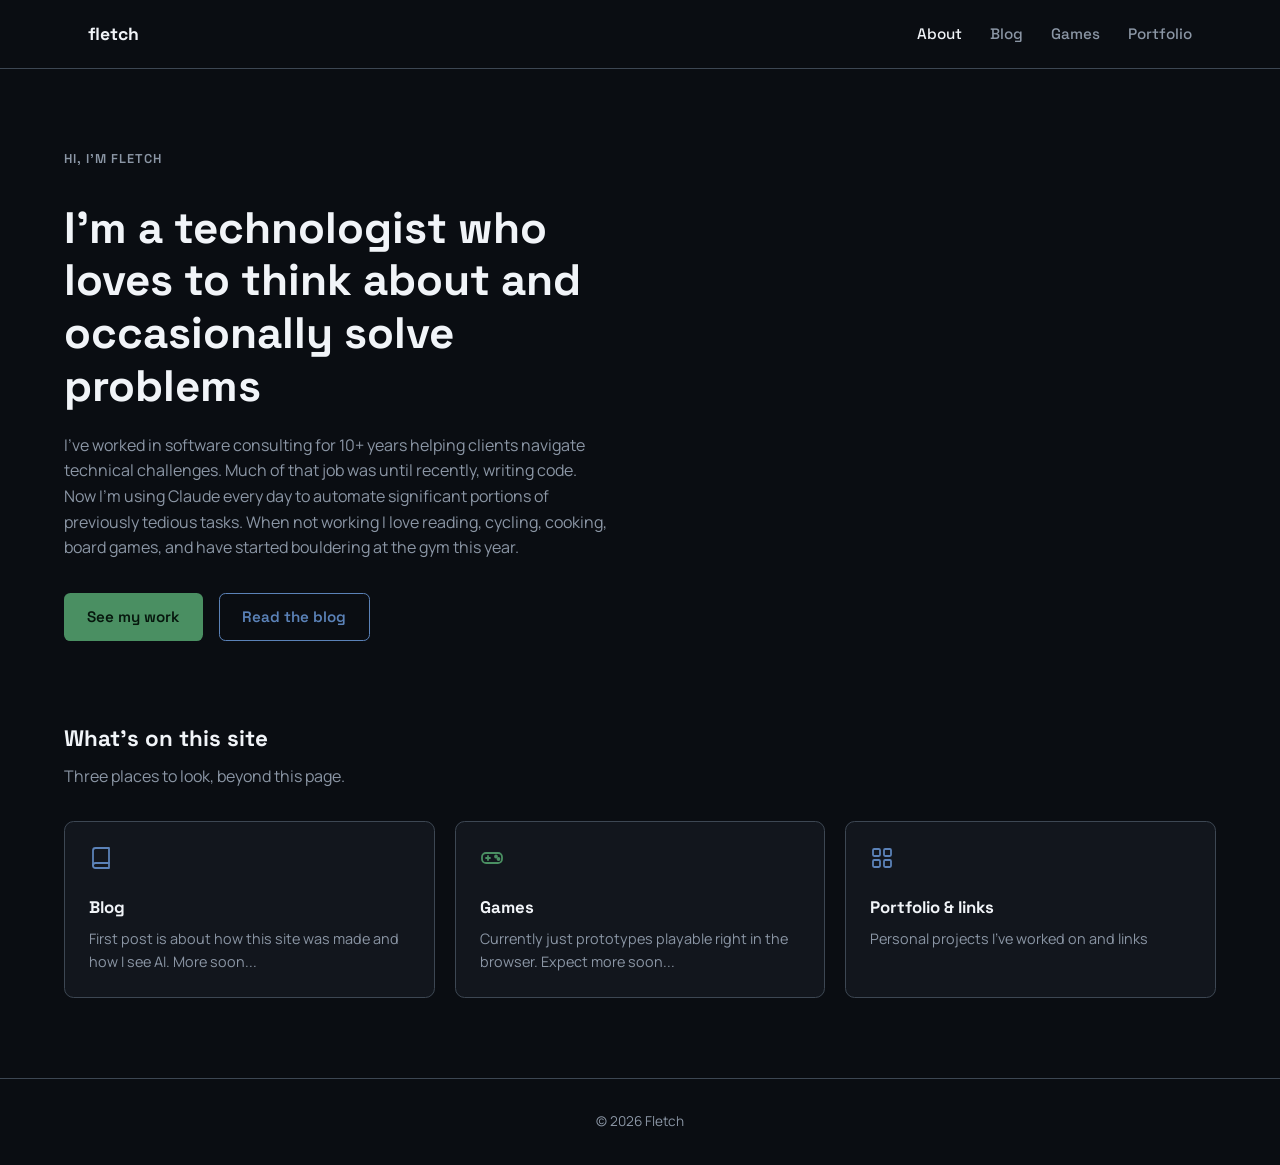
<file: index.html>
<!DOCTYPE html>
<html lang="en">
<head>
  <meta charset="UTF-8">
  <meta name="viewport" content="width=device-width, initial-scale=1.0">
  <title>fletch</title>
  <meta name="description" content="Fletch's personal site — blog, games, and portfolio.">
  <link rel="icon" type="image/svg+xml" href="favicon.svg">
  <link rel="preconnect" href="https://fonts.googleapis.com">
  <link rel="preconnect" href="https://fonts.gstatic.com" crossorigin>
  <link href="https://fonts.googleapis.com/css2?family=Manrope:wght@400;500;700&family=Space+Grotesk:wght@500;700&display=swap" rel="stylesheet">
  <link rel="stylesheet" href="styles.css">
</head>
<body>
  <nav class="nav">
    <div class="container">
      <a class="wordmark" href="index.html">fletch</a>
      <ul class="nav-links">
        <li><a href="index.html" aria-current="page">About</a></li>
        <li><a href="blog.html">Blog</a></li>
        <li><a href="games.html">Games</a></li>
        <li><a href="portfolio.html">Portfolio</a></li>
      </ul>
    </div>
  </nav>

  <header class="hero container">
    <p class="eyebrow">Hi, I'm Fletch</p>
    <h1>I'm a technologist who loves to think about and occasionally solve problems</h1>
    <p>I've worked in software consulting for 10+ years helping clients navigate technical challenges. Much of that job was until recently, writing code. Now I'm using Claude every day to automate significant portions of previously tedious tasks. When not working I love reading, cycling, cooking, board games, and have started bouldering at the gym this year.</p>
    <div class="button-row">
      <a class="btn btn-primary" href="portfolio.html">See my work</a>
      <a class="btn btn-secondary" href="blog.html">Read the blog</a>
    </div>
  </header>

  <section class="section container">
    <h2 class="section-title">What's on this site</h2>
    <p class="section-sub">Three places to look, beyond this page.</p>

    <div class="card-grid">
      <a class="card" href="blog.html">
        <svg class="card-icon blue" viewBox="0 0 24 24" fill="none" stroke="currentColor" stroke-width="1.8" stroke-linecap="round" stroke-linejoin="round">
          <path d="M4 19.5A2.5 2.5 0 0 1 6.5 17H20"/>
          <path d="M6.5 2H20v20H6.5A2.5 2.5 0 0 1 4 19.5v-15A2.5 2.5 0 0 1 6.5 2z"/>
        </svg>
        <h3>Blog</h3>
        <p>First post is about how this site was made and how I see AI. More soon...</p>
      </a>

      <a class="card" href="games.html">
        <svg class="card-icon green" viewBox="0 0 24 24" fill="none" stroke="currentColor" stroke-width="1.8" stroke-linecap="round" stroke-linejoin="round">
          <rect x="2" y="7" width="20" height="10" rx="4"/>
          <path d="M6 12h4M8 10v4"/>
          <circle cx="16" cy="10.5" r="1"/>
          <circle cx="18.5" cy="13" r="1"/>
        </svg>
        <h3>Games</h3>
        <p>Currently just prototypes playable right in the browser. Expect more soon...</p>
      </a>

      <a class="card" href="portfolio.html">
        <svg class="card-icon blue" viewBox="0 0 24 24" fill="none" stroke="currentColor" stroke-width="1.8" stroke-linecap="round" stroke-linejoin="round">
          <rect x="3" y="3" width="7" height="7" rx="1.2"/>
          <rect x="14" y="3" width="7" height="7" rx="1.2"/>
          <rect x="3" y="14" width="7" height="7" rx="1.2"/>
          <rect x="14" y="14" width="7" height="7" rx="1.2"/>
        </svg>
        <h3>Portfolio &amp; links</h3>
        <p>Personal projects I've worked on and links</p>
      </a>
    </div>
  </section>

  <footer class="site-footer">
    <div class="container">&copy; <span id="year"></span> Fletch</div>
  </footer>
  <script>document.getElementById('year').textContent = new Date().getFullYear();</script>
</body>
</html>
</file>
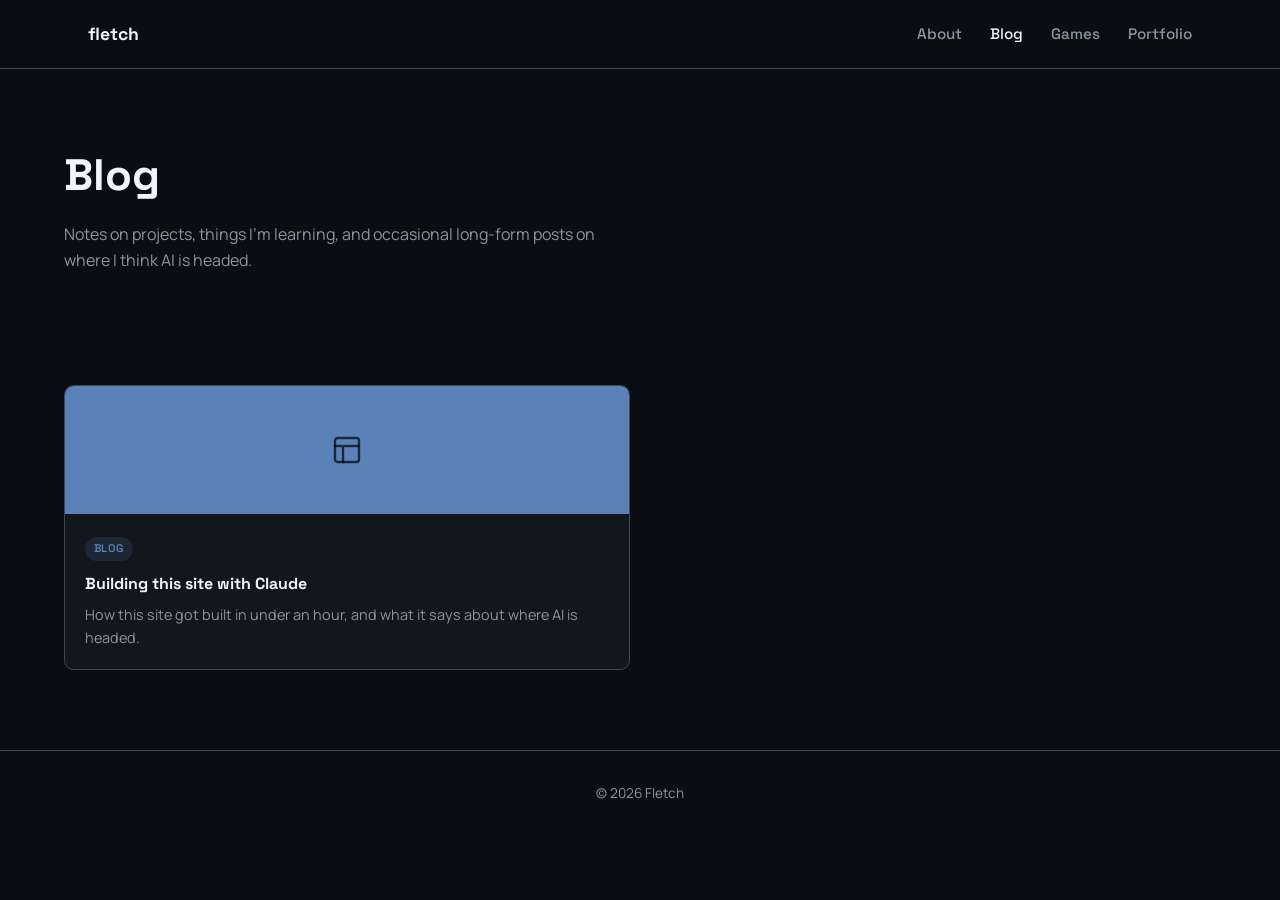
<file: blog.html>
<!DOCTYPE html>
<html lang="en">
<head>
  <meta charset="UTF-8">
  <meta name="viewport" content="width=device-width, initial-scale=1.0">
  <title>Blog — fletch</title>
  <link rel="icon" type="image/svg+xml" href="favicon.svg">
  <link rel="preconnect" href="https://fonts.googleapis.com">
  <link rel="preconnect" href="https://fonts.gstatic.com" crossorigin>
  <link href="https://fonts.googleapis.com/css2?family=Manrope:wght@400;500;700&family=Space+Grotesk:wght@500;700&display=swap" rel="stylesheet">
  <link rel="stylesheet" href="styles.css">
</head>
<body>
  <nav class="nav">
    <div class="container">
      <a class="wordmark" href="index.html">fletch</a>
      <ul class="nav-links">
        <li><a href="index.html">About</a></li>
        <li><a href="blog.html" aria-current="page">Blog</a></li>
        <li><a href="games.html">Games</a></li>
        <li><a href="portfolio.html">Portfolio</a></li>
      </ul>
    </div>
  </nav>

  <header class="hero container">
    <h1>Blog</h1>
    <p>Notes on projects, things I'm learning, and occasional long-form posts on where I think AI is headed.</p>
  </header>

  <section class="section container">
    <div class="post-grid">
      <a class="post-card" href="blog/building-this-site-with-claude.html">
        <div class="thumb blue">
          <svg viewBox="0 0 24 24" fill="none" stroke="currentColor" stroke-width="1.8" stroke-linecap="round" stroke-linejoin="round">
            <rect x="3" y="3" width="18" height="18" rx="2"/>
            <path d="M3 9h18M9 21V9"/>
          </svg>
        </div>
        <div class="body">
          <span class="badge blue">Blog</span>
          <h3>Building this site with Claude</h3>
          <p>How this site got built in under an hour, and what it says about where AI is headed.</p>
        </div>
      </a>
    </div>
  </section>

  <footer class="site-footer">
    <div class="container">&copy; <span id="year"></span> Fletch</div>
  </footer>
  <script>document.getElementById('year').textContent = new Date().getFullYear();</script>
</body>
</html>
</file>
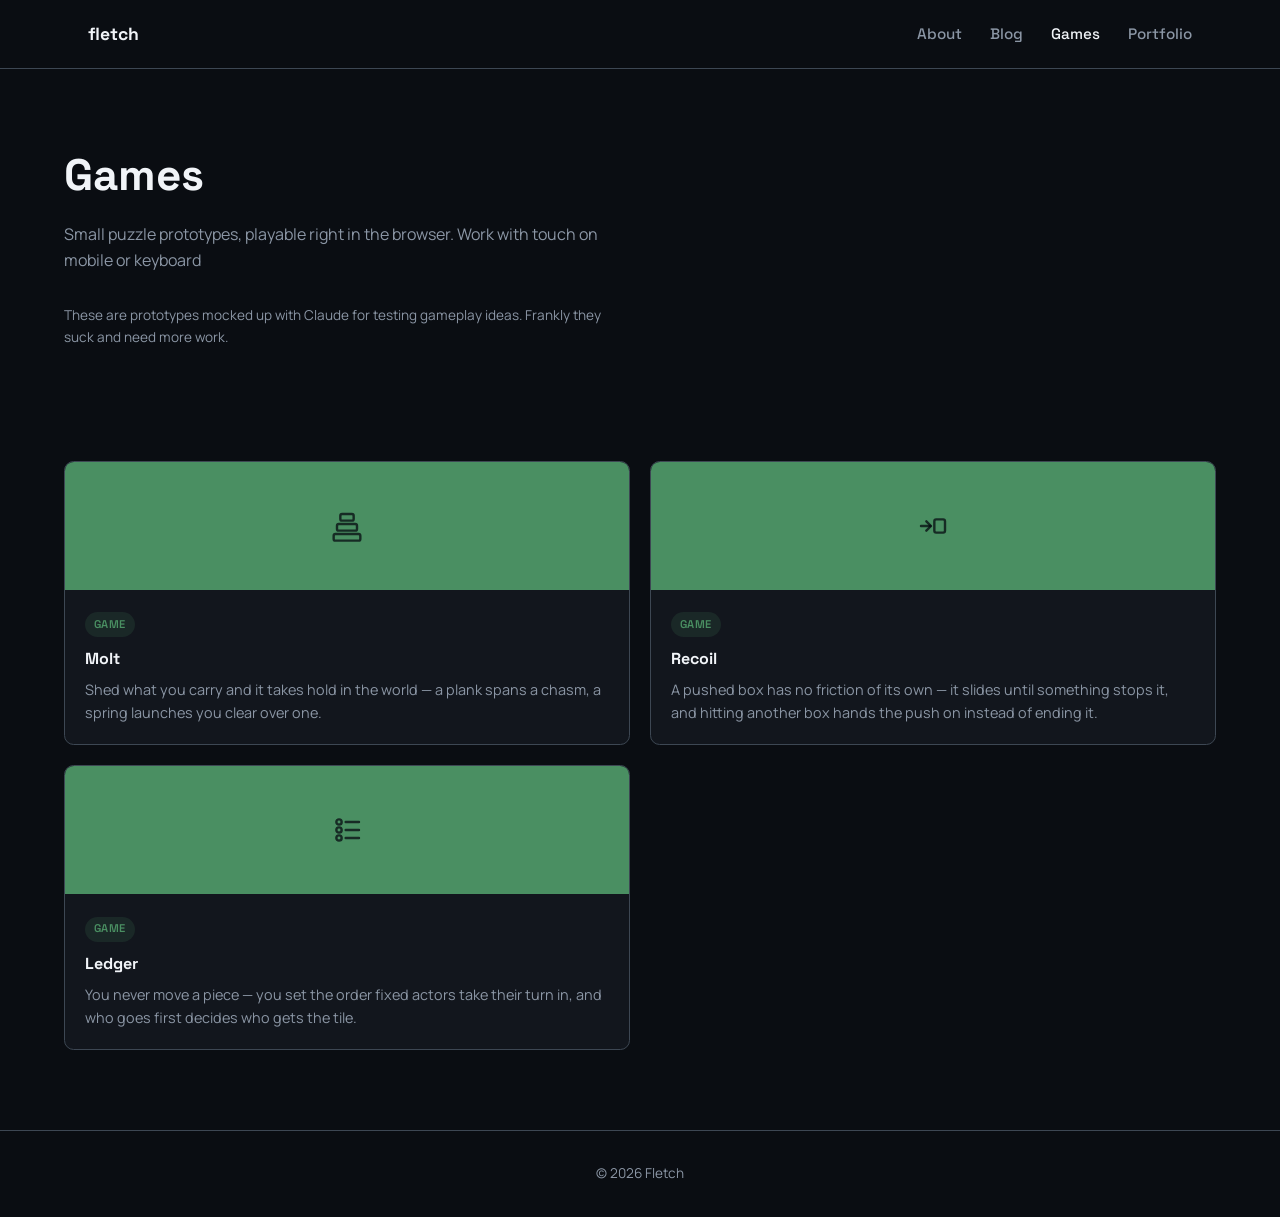
<file: games.html>
<!DOCTYPE html>
<html lang="en">
<head>
  <meta charset="UTF-8">
  <meta name="viewport" content="width=device-width, initial-scale=1.0">
  <title>Games — fletch</title>
  <link rel="icon" type="image/svg+xml" href="favicon.svg">
  <link rel="preconnect" href="https://fonts.googleapis.com">
  <link rel="preconnect" href="https://fonts.gstatic.com" crossorigin>
  <link href="https://fonts.googleapis.com/css2?family=Manrope:wght@400;500;700&family=Space+Grotesk:wght@500;700&display=swap" rel="stylesheet">
  <link rel="stylesheet" href="styles.css">
</head>
<body>
  <nav class="nav">
    <div class="container">
      <a class="wordmark" href="index.html">fletch</a>
      <ul class="nav-links">
        <li><a href="index.html">About</a></li>
        <li><a href="blog.html">Blog</a></li>
        <li><a href="games.html" aria-current="page">Games</a></li>
        <li><a href="portfolio.html">Portfolio</a></li>
      </ul>
    </div>
  </nav>

  <header class="hero container">
    <h1>Games</h1>
    <p>Small puzzle prototypes, playable right in the browser. Work with touch on mobile or keyboard</p>
    <p style="font-size:0.85rem">These are prototypes mocked up with Claude for testing gameplay ideas. Frankly they suck and need more work.</p>
  </header>

  <section class="section container">
    <div class="post-grid">
      <a class="post-card" href="games/molt/index.html">
        <div class="thumb green">
          <svg viewBox="0 0 24 24" fill="none" stroke="currentColor" stroke-width="1.8" stroke-linecap="round" stroke-linejoin="round">
            <rect x="7" y="3" width="10" height="5" rx="1.3"/>
            <rect x="4.5" y="10.5" width="15" height="5" rx="1.3"/>
            <rect x="2" y="18" width="20" height="5" rx="1.3"/>
          </svg>
        </div>
        <div class="body">
          <span class="badge green">Game</span>
          <h3>Molt</h3>
          <p>Shed what you carry and it takes hold in the world — a plank spans a chasm, a spring launches you clear over one.</p>
        </div>
      </a>

      <a class="post-card" href="games/recoil/index.html">
        <div class="thumb green">
          <svg viewBox="0 0 24 24" fill="none" stroke="currentColor" stroke-width="1.8" stroke-linecap="round" stroke-linejoin="round">
            <path d="M3 12h7"/>
            <path d="M7 8.5 10.5 12 7 15.5"/>
            <rect x="13" y="7" width="8" height="10" rx="1.4"/>
          </svg>
        </div>
        <div class="body">
          <span class="badge green">Game</span>
          <h3>Recoil</h3>
          <p>A pushed box has no friction of its own — it slides until something stops it, and hitting another box hands the push on instead of ending it.</p>
        </div>
      </a>

      <a class="post-card" href="games/ledger/index.html">
        <div class="thumb green">
          <svg viewBox="0 0 24 24" fill="none" stroke="currentColor" stroke-width="1.8" stroke-linecap="round" stroke-linejoin="round">
            <circle cx="6" cy="6" r="2"/>
            <circle cx="6" cy="12" r="2"/>
            <circle cx="6" cy="18" r="2"/>
            <path d="M11 6h10M11 12h10M11 18h10"/>
          </svg>
        </div>
        <div class="body">
          <span class="badge green">Game</span>
          <h3>Ledger</h3>
          <p>You never move a piece — you set the order fixed actors take their turn in, and who goes first decides who gets the tile.</p>
        </div>
      </a>
    </div>
  </section>

  <footer class="site-footer">
    <div class="container">&copy; <span id="year"></span> Fletch</div>
  </footer>
  <script>document.getElementById('year').textContent = new Date().getFullYear();</script>
</body>
</html>
</file>
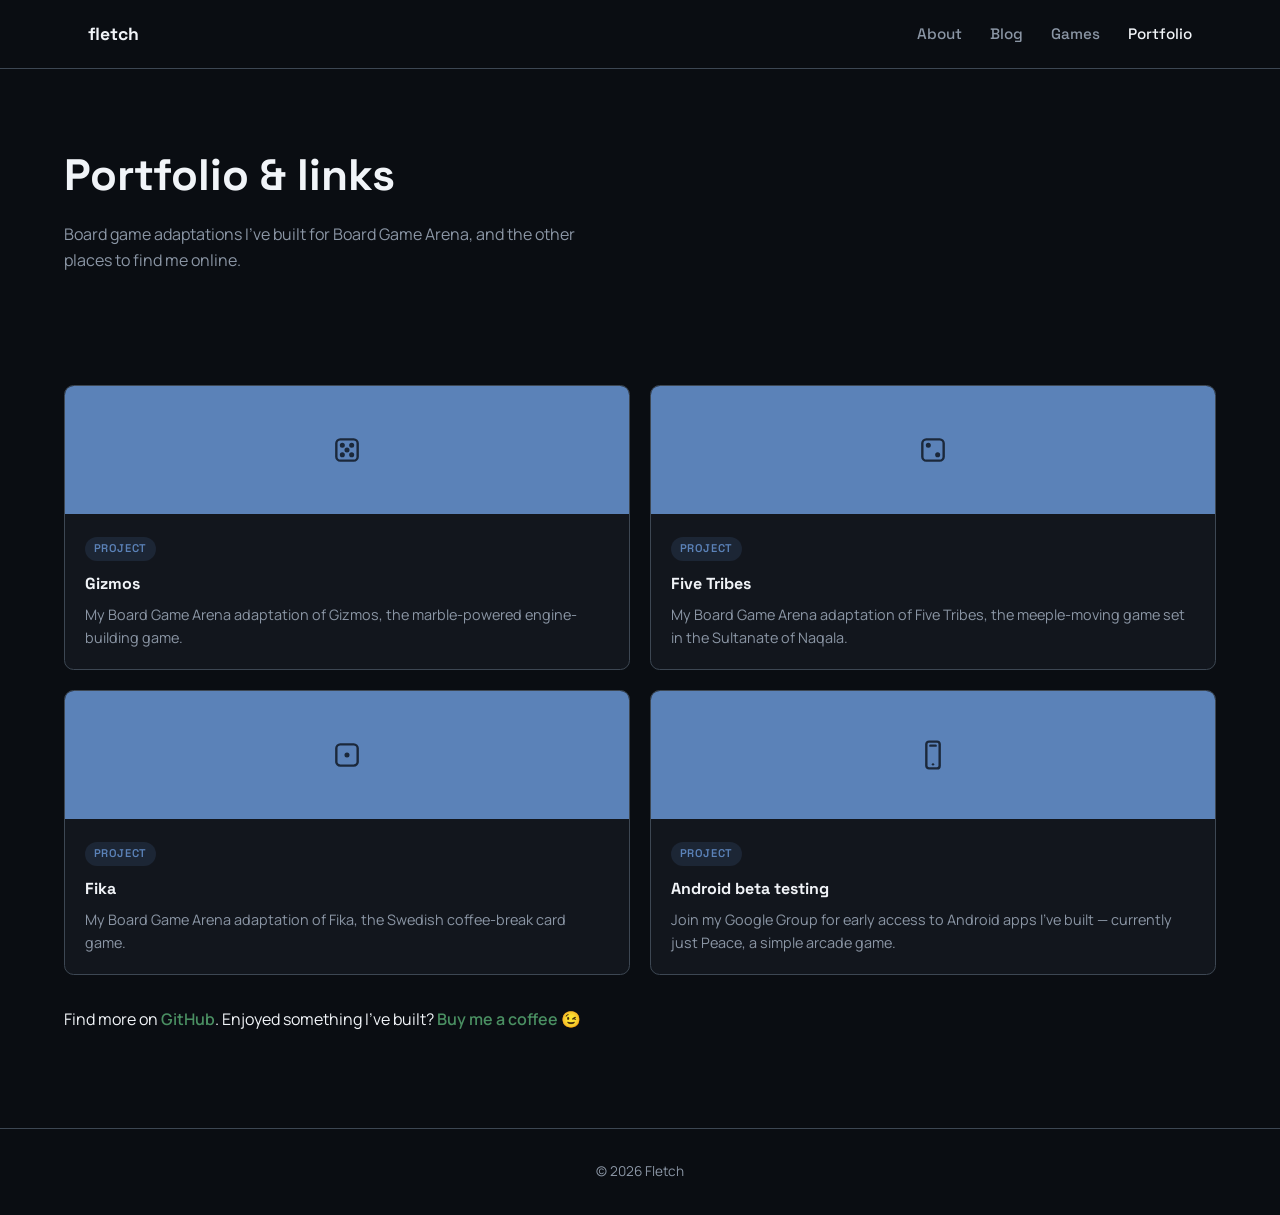
<file: portfolio.html>
<!DOCTYPE html>
<html lang="en">
<head>
  <meta charset="UTF-8">
  <meta name="viewport" content="width=device-width, initial-scale=1.0">
  <title>Portfolio — fletch</title>
  <link rel="icon" type="image/svg+xml" href="favicon.svg">
  <link rel="preconnect" href="https://fonts.googleapis.com">
  <link rel="preconnect" href="https://fonts.gstatic.com" crossorigin>
  <link href="https://fonts.googleapis.com/css2?family=Manrope:wght@400;500;700&family=Space+Grotesk:wght@500;700&display=swap" rel="stylesheet">
  <link rel="stylesheet" href="styles.css">
</head>
<body>
  <nav class="nav">
    <div class="container">
      <a class="wordmark" href="index.html">fletch</a>
      <ul class="nav-links">
        <li><a href="index.html">About</a></li>
        <li><a href="blog.html">Blog</a></li>
        <li><a href="games.html">Games</a></li>
        <li><a href="portfolio.html" aria-current="page">Portfolio</a></li>
      </ul>
    </div>
  </nav>

  <header class="hero container">
    <h1>Portfolio &amp; links</h1>
    <p>Board game adaptations I've built for Board Game Arena, and the other places to find me online.</p>
  </header>

  <section class="section container">
    <div class="post-grid">
      <a class="post-card" href="https://boardgamearena.com/gamepanel?game=gizmos">
        <div class="thumb blue">
          <svg viewBox="0 0 24 24" fill="none" stroke="currentColor" stroke-width="1.8" stroke-linecap="round" stroke-linejoin="round">
            <rect x="4" y="4" width="16" height="16" rx="3"/>
            <circle cx="8.5" cy="8.5" r="1"/>
            <circle cx="15.5" cy="8.5" r="1"/>
            <circle cx="8.5" cy="15.5" r="1"/>
            <circle cx="15.5" cy="15.5" r="1"/>
            <circle cx="12" cy="12" r="1"/>
          </svg>
        </div>
        <div class="body">
          <span class="badge blue">Project</span>
          <h3>Gizmos</h3>
          <p>My Board Game Arena adaptation of Gizmos, the marble-powered engine-building game.</p>
        </div>
      </a>

      <a class="post-card" href="https://boardgamearena.com/gamepanel?game=fivetribes">
        <div class="thumb blue">
          <svg viewBox="0 0 24 24" fill="none" stroke="currentColor" stroke-width="1.8" stroke-linecap="round" stroke-linejoin="round">
            <rect x="4" y="4" width="16" height="16" rx="3"/>
            <circle cx="8.5" cy="8.5" r="1"/>
            <circle cx="15.5" cy="15.5" r="1"/>
          </svg>
        </div>
        <div class="body">
          <span class="badge blue">Project</span>
          <h3>Five Tribes</h3>
          <p>My Board Game Arena adaptation of Five Tribes, the meeple-moving game set in the Sultanate of Naqala.</p>
        </div>
      </a>

      <a class="post-card" href="https://boardgamearena.com/gamepanel?game=fika">
        <div class="thumb blue">
          <svg viewBox="0 0 24 24" fill="none" stroke="currentColor" stroke-width="1.8" stroke-linecap="round" stroke-linejoin="round">
            <rect x="4" y="4" width="16" height="16" rx="3"/>
            <circle cx="12" cy="12" r="1"/>
          </svg>
        </div>
        <div class="body">
          <span class="badge blue">Project</span>
          <h3>Fika</h3>
          <p>My Board Game Arena adaptation of Fika, the Swedish coffee-break card game.</p>
        </div>
      </a>

      <a class="post-card" href="https://groups.google.com/u/0/g/fletch-testers">
        <div class="thumb blue">
          <svg viewBox="0 0 24 24" fill="none" stroke="currentColor" stroke-width="1.8" stroke-linecap="round" stroke-linejoin="round">
            <rect x="7" y="2" width="10" height="20" rx="2"/>
            <path d="M10 5h4"/>
            <circle cx="12" cy="19" r="0.9" fill="currentColor" stroke="none"/>
          </svg>
        </div>
        <div class="body">
          <span class="badge blue">Project</span>
          <h3>Android beta testing</h3>
          <p>Join my Google Group for early access to Android apps I've built — currently just Peace, a simple arcade game.</p>
        </div>
      </a>
    </div>

    <p style="margin-top:2rem">Find more on <a class="link-arrow" href="https://github.com/fletcheese">GitHub</a>. Enjoyed something I've built? <a class="link-arrow" href="https://paypal.me/FletcherST">Buy me a coffee</a> 😉</p>
  </section>

  <footer class="site-footer">
    <div class="container">&copy; <span id="year"></span> Fletch</div>
  </footer>
  <script>document.getElementById('year').textContent = new Date().getFullYear();</script>
</body>
</html>
</file>
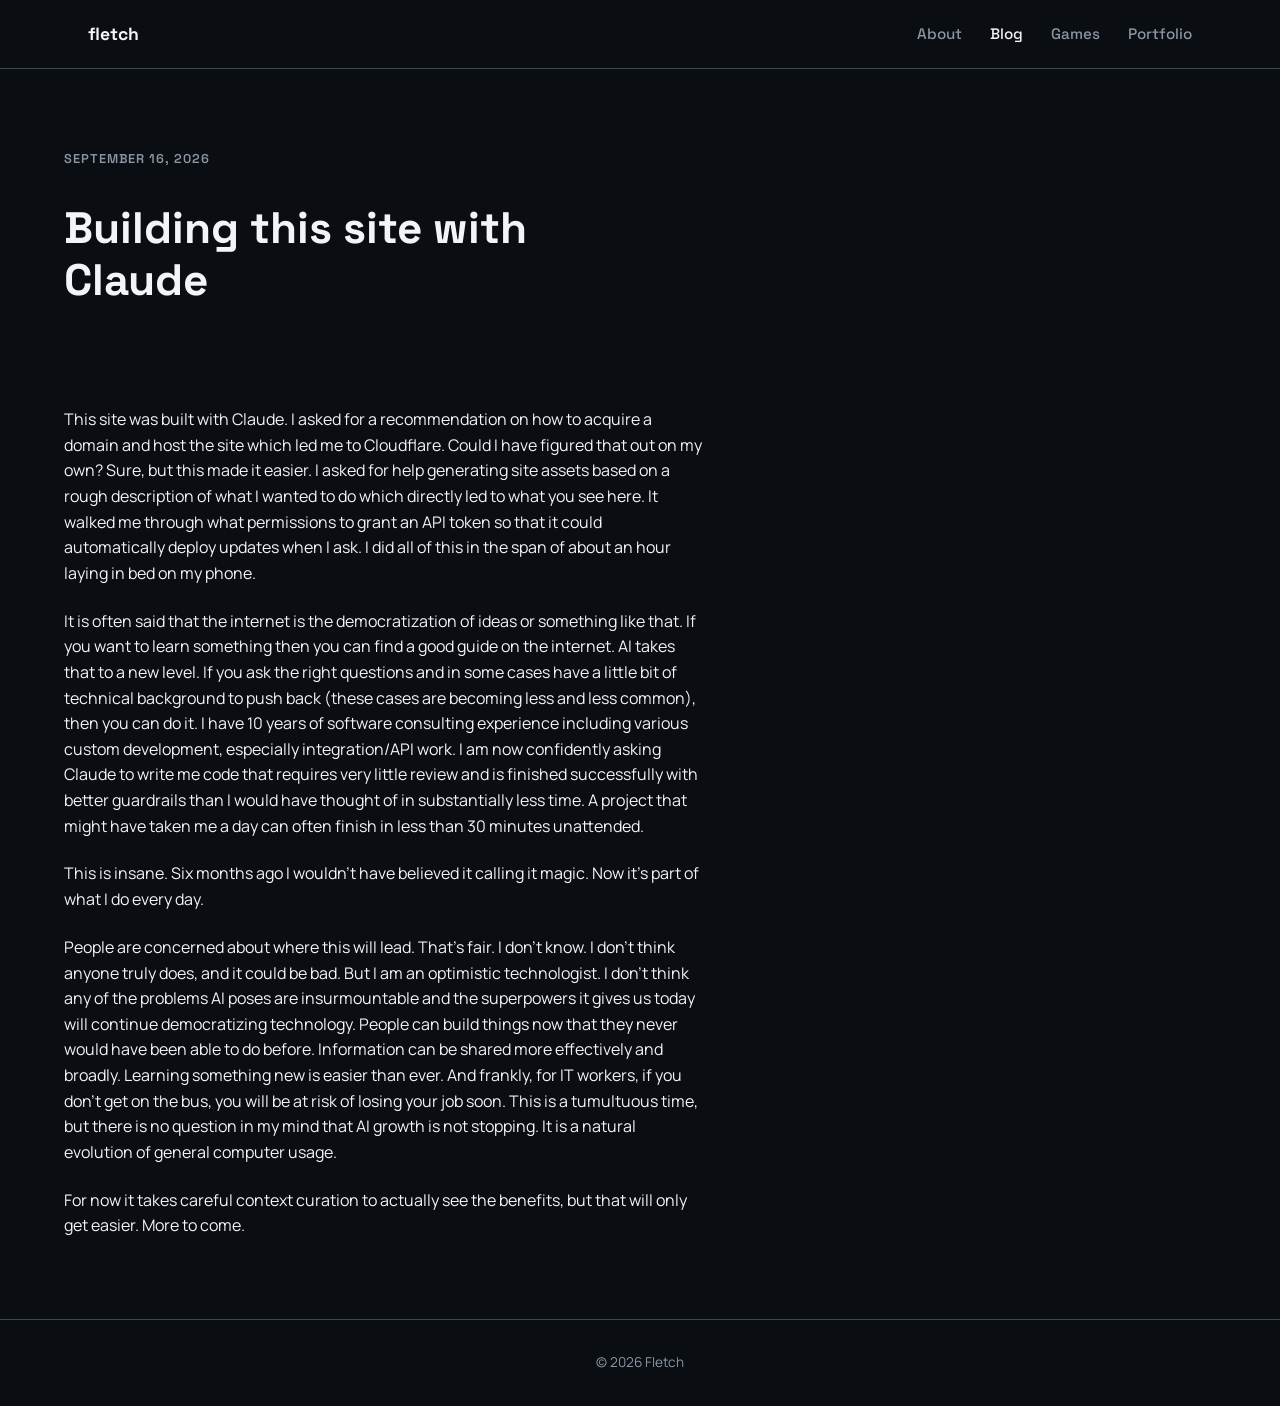
<file: blog/building-this-site-with-claude.html>
<!DOCTYPE html>
<html lang="en">
<head>
  <meta charset="UTF-8">
  <meta name="viewport" content="width=device-width, initial-scale=1.0">
  <title>Building this site with Claude — fletch</title>
  <meta name="description" content="How this site got built in under an hour, and what it says about where AI is headed.">
  <link rel="icon" type="image/svg+xml" href="../favicon.svg">
  <link rel="preconnect" href="https://fonts.googleapis.com">
  <link rel="preconnect" href="https://fonts.gstatic.com" crossorigin>
  <link href="https://fonts.googleapis.com/css2?family=Manrope:wght@400;500;700&family=Space+Grotesk:wght@500;700&display=swap" rel="stylesheet">
  <link rel="stylesheet" href="../styles.css">
</head>
<body>
  <nav class="nav">
    <div class="container">
      <a class="wordmark" href="../index.html">fletch</a>
      <ul class="nav-links">
        <li><a href="../index.html">About</a></li>
        <li><a href="../blog.html" aria-current="page">Blog</a></li>
        <li><a href="../games.html">Games</a></li>
        <li><a href="../portfolio.html">Portfolio</a></li>
      </ul>
    </div>
  </nav>

  <header class="hero container">
    <p class="eyebrow">September 16, 2026</p>
    <h1>Building this site with Claude</h1>
  </header>

  <section class="section container">
    <article class="article">
      <p>This site was built with Claude. I asked for a recommendation on how to acquire a domain and host the site which led me to Cloudflare. Could I have figured that out on my own? Sure, but this made it easier. I asked for help generating site assets based on a rough description of what I wanted to do which directly led to what you see here. It walked me through what permissions to grant an API token so that it could automatically deploy updates when I ask. I did all of this in the span of about an hour laying in bed on my phone.</p>

      <p>It is often said that the internet is the democratization of ideas or something like that. If you want to learn something then you can find a good guide on the internet. AI takes that to a new level. If you ask the right questions and in some cases have a little bit of technical background to push back (these cases are becoming less and less common), then you can do it. I have 10 years of software consulting experience including various custom development, especially integration/API work. I am now confidently asking Claude to write me code that requires very little review and is finished successfully with better guardrails than I would have thought of in substantially less time. A project that might have taken me a day can often finish in less than 30 minutes unattended.</p>

      <p>This is insane. Six months ago I wouldn't have believed it calling it magic. Now it's part of what I do every day.</p>

      <p>People are concerned about where this will lead. That's fair. I don't know. I don't think anyone truly does, and it could be bad. But I am an optimistic technologist. I don't think any of the problems AI poses are insurmountable and the superpowers it gives us today will continue democratizing technology. People can build things now that they never would have been able to do before. Information can be shared more effectively and broadly. Learning something new is easier than ever. And frankly, for IT workers, if you don't get on the bus, you will be at risk of losing your job soon. This is a tumultuous time, but there is no question in my mind that AI growth is not stopping. It is a natural evolution of general computer usage.</p>

      <p>For now it takes careful context curation to actually see the benefits, but that will only get easier. More to come.</p>
    </article>
  </section>

  <footer class="site-footer">
    <div class="container">&copy; <span id="year"></span> Fletch</div>
  </footer>
  <script>document.getElementById('year').textContent = new Date().getFullYear();</script>
</body>
</html>
</file>
<file: styles.css>
:root {
  color-scheme: dark;

  --bg: #0a0d12;
  --surface: #12161d;
  --slate: #3d4753;
  --black: #000000;
  --green: #4a8f62;
  --green-dim: rgba(74, 143, 98, 0.15);
  --navy: #5b82b8;
  --navy-dim: rgba(91, 130, 184, 0.15);
  --text: #f1f4f8;
  --text-muted: #8b96a5;

  --font-head: "Space Grotesk", sans-serif;
  --font-body: "Manrope", sans-serif;
}

* {
  box-sizing: border-box;
}

body {
  margin: 0;
  background: var(--bg);
  color: var(--text);
  font-family: var(--font-body);
  line-height: 1.6;
}

a {
  color: inherit;
}

.container {
  max-width: 72rem;
  margin: 0 auto;
  padding: 0 1.5rem;
}

@media (max-width: 640px) {
  .container {
    padding: 0 1.75rem;
  }
}

/* Nav */
.nav {
  border-bottom: 1px solid var(--slate);
}

.nav .container {
  display: flex;
  align-items: center;
  justify-content: space-between;
  padding-top: 1.25rem;
  padding-bottom: 1.25rem;
}

.wordmark {
  font-family: var(--font-head);
  font-weight: 700;
  font-size: 1.1rem;
  text-decoration: none;
  color: var(--text);
}

.nav-links {
  list-style: none;
  display: flex;
  gap: 1.75rem;
  margin: 0;
  padding: 0;
}

.nav-links a {
  font-family: var(--font-head);
  font-weight: 500;
  font-size: 0.95rem;
  text-decoration: none;
  color: var(--text-muted);
}

.nav-links a[aria-current="page"] {
  color: var(--text);
}

/* Hero */
.hero {
  padding: 5rem 0 4rem;
}

.eyebrow {
  font-family: var(--font-head);
  font-weight: 600;
  font-size: 0.8rem;
  letter-spacing: 0.08em;
  text-transform: uppercase;
  color: var(--green);
  margin: 0 0 1rem;
}

.hero h1 {
  font-family: var(--font-head);
  font-weight: 700;
  font-size: clamp(1.9rem, 4vw, 2.75rem);
  line-height: 1.2;
  margin: 0 0 1.25rem;
  max-width: 34rem;
}

.hero p {
  color: var(--text-muted);
  max-width: 34rem;
  margin: 0 0 2rem;
}

.button-row {
  display: flex;
  gap: 1rem;
  flex-wrap: wrap;
}

/* Buttons */
.btn {
  display: inline-block;
  font-family: var(--font-head);
  font-weight: 600;
  font-size: 0.95rem;
  text-decoration: none;
  padding: 0.7rem 1.4rem;
  border-radius: 0.4rem;
  border: 1px solid transparent;
}

.btn-primary {
  background: var(--green);
  color: #06170d;
}

.btn-secondary {
  background: transparent;
  border-color: var(--navy);
  color: var(--navy);
}

.btn-ghost {
  background: transparent;
  color: var(--text-muted);
  padding-left: 0;
  padding-right: 0;
}

.link-arrow {
  color: var(--green);
  font-weight: 600;
  text-decoration: none;
}

/* Sections */
.section {
  padding: 1rem 0 5rem;
}

.section-title {
  font-family: var(--font-head);
  font-weight: 700;
  font-size: 1.4rem;
  margin: 0 0 0.4rem;
}

.section-sub {
  color: var(--text-muted);
  margin: 0 0 2rem;
}

/* Simple entry cards (homepage) */
.card-grid {
  display: grid;
  grid-template-columns: repeat(3, 1fr);
  gap: 1.25rem;
}

@media (max-width: 720px) {
  .card-grid {
    grid-template-columns: 1fr;
  }
}

.card {
  display: block;
  background: var(--surface);
  border: 1px solid var(--slate);
  border-radius: 0.6rem;
  padding: 1.5rem;
  text-decoration: none;
  color: var(--text);
}

.card-icon {
  width: 1.5rem;
  height: 1.5rem;
  margin-bottom: 1rem;
}

.card-icon.blue {
  color: var(--navy);
}

.card-icon.green {
  color: var(--green);
}

.card h3 {
  font-family: var(--font-head);
  font-size: 1.05rem;
  margin: 0 0 0.4rem;
}

.card p {
  color: var(--text-muted);
  font-size: 0.9rem;
  margin: 0;
}

/* Post/listing cards */
.post-grid {
  display: grid;
  grid-template-columns: repeat(2, 1fr);
  gap: 1.25rem;
}

@media (max-width: 720px) {
  .post-grid {
    grid-template-columns: 1fr;
  }
}

.post-card {
  display: block;
  background: var(--surface);
  border: 1px solid var(--slate);
  border-radius: 0.6rem;
  overflow: hidden;
  text-decoration: none;
  color: inherit;
  transition: border-color 0.15s ease;
}

a.post-card:hover {
  border-color: var(--green);
}

.post-card .thumb {
  height: 8rem;
  display: flex;
  align-items: center;
  justify-content: center;
}

.post-card .thumb.blue {
  background: var(--navy);
}

.post-card .thumb.green {
  background: var(--green);
}

.post-card .thumb svg {
  width: 2rem;
  height: 2rem;
  color: rgba(6, 10, 16, 0.75);
}

.post-card .body {
  padding: 1.25rem;
}

.badge {
  display: inline-block;
  font-family: var(--font-head);
  font-size: 0.7rem;
  font-weight: 600;
  text-transform: uppercase;
  letter-spacing: 0.05em;
  padding: 0.2rem 0.55rem;
  border-radius: 999px;
  margin-bottom: 0.6rem;
}

.badge.blue {
  background: var(--navy-dim);
  color: var(--navy);
}

.badge.green {
  background: var(--green-dim);
  color: var(--green);
}

.post-card h3 {
  font-family: var(--font-head);
  font-size: 1rem;
  margin: 0 0 0.4rem;
}

.post-card p {
  color: var(--text-muted);
  font-size: 0.9rem;
  margin: 0;
}

/* Long-form article */
.article {
  max-width: 40rem;
}

.article p {
  margin: 0 0 1.4rem;
}

.article p:last-child {
  margin-bottom: 0;
}

/* Footer */
.site-footer {
  border-top: 1px solid var(--slate);
  padding: 2rem 0;
  color: var(--text-muted);
  font-size: 0.85rem;
  text-align: center;
}
</file>
